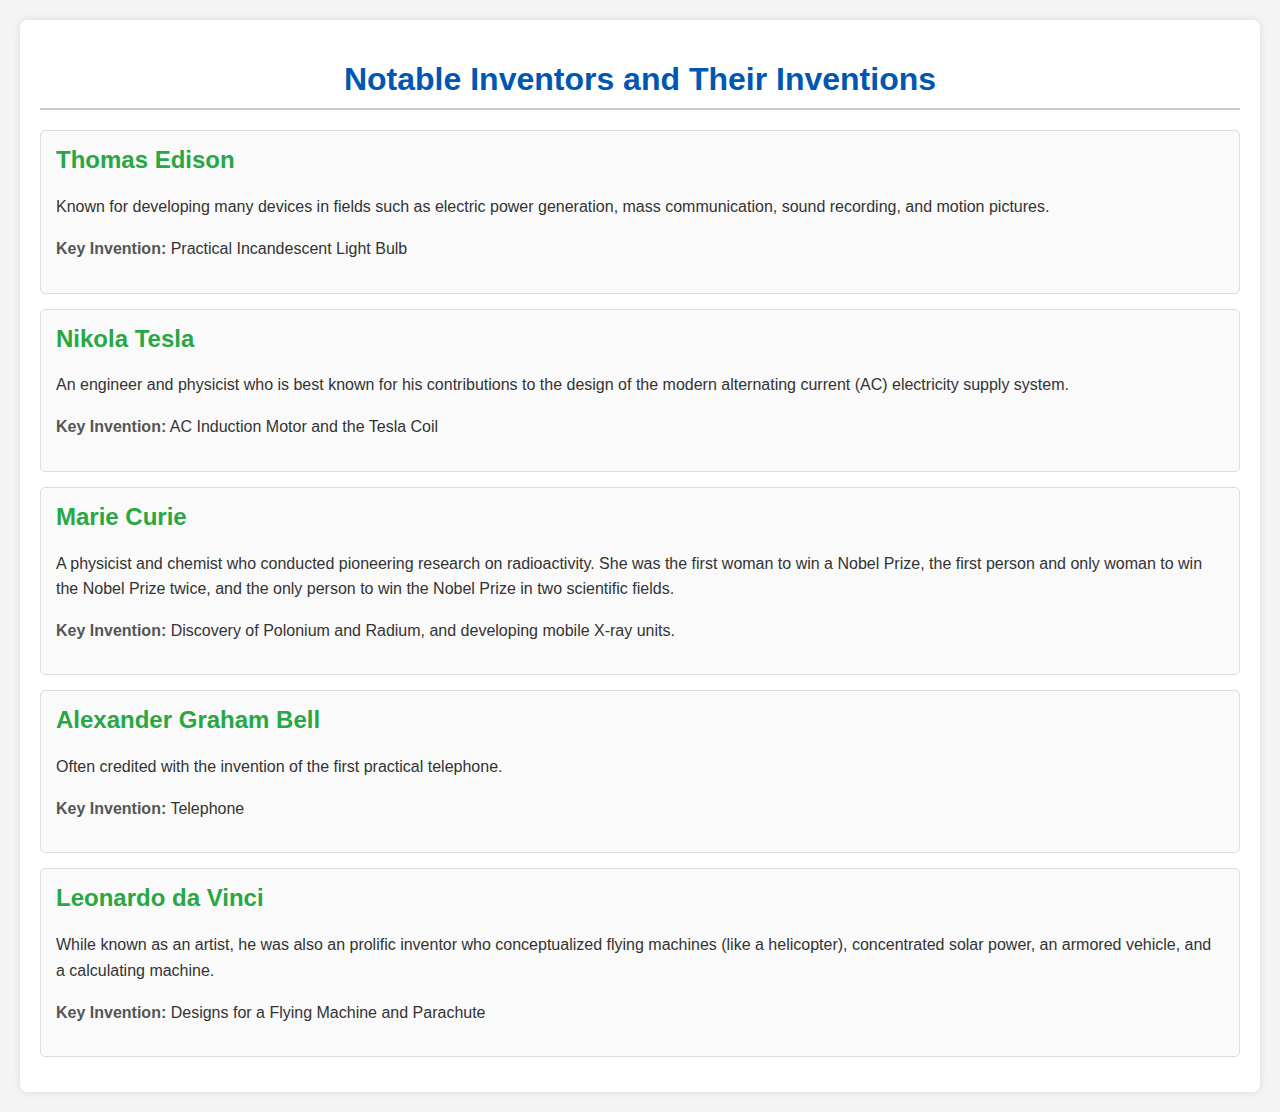
<file: Week 1/index.html>
<!DOCTYPE html>
<html lang="en">
<head>
    <meta charset="UTF-8">
    <meta name="viewport" content="width=device-width, initial-scale=1.0">
    <title>Famous Inventors List</title>
    <style>
        body {
            font-family: Arial, sans-serif;
            margin: 20px;
            background-color: #f4f4f4;
            color: #333;
        }
        .container {
            background-color: #fff;
            padding: 20px;
            border-radius: 8px;
            box-shadow: 0 0 10px rgba(0, 0, 0, 0.1);
        }
        h1 {
            color: #0056b3;
            text-align: center;
            border-bottom: 2px solid #ccc;
            padding-bottom: 10px;
            margin-bottom: 20px;
        }
        .inventor-item {
            border: 1px solid #ddd;
            padding: 15px;
            margin-bottom: 15px;
            border-radius: 5px;
            background-color: #fafafa;
        }
        .inventor-item h2 {
            margin-top: 0;
            color: #28a745;
        }
        .inventor-item p {
            line-height: 1.6;
        }
        .invention {
            font-weight: bold;
            color: #555;
        }
    </style>
</head>
<body>

    <div class="container">
        <h1>Notable Inventors and Their Inventions</h1>

        <div class="inventor-item">
            <h2>Thomas Edison</h2>
            <p>Known for developing many devices in fields such as electric power generation, mass communication, sound recording, and motion pictures.</p>
            <p><span class="invention">Key Invention:</span> Practical Incandescent Light Bulb</p>
        </div>

        <div class="inventor-item">
            <h2>Nikola Tesla</h2>
            <p>An engineer and physicist who is best known for his contributions to the design of the modern alternating current (AC) electricity supply system.</p>
            <p><span class="invention">Key Invention:</span> AC Induction Motor and the Tesla Coil</p>
        </div>

        <div class="inventor-item">
            <h2>Marie Curie</h2>
            <p>A physicist and chemist who conducted pioneering research on radioactivity. She was the first woman to win a Nobel Prize, the first person and only woman to win the Nobel Prize twice, and the only person to win the Nobel Prize in two scientific fields.</p>
            <p><span class="invention">Key Invention:</span> Discovery of Polonium and Radium, and developing mobile X-ray units.</p>
        </div>

        <div class="inventor-item">
            <h2>Alexander Graham Bell</h2>
            <p>Often credited with the invention of the first practical telephone.</p>
            <p><span class="invention">Key Invention:</span> Telephone</p>
        </div>

        <div class="inventor-item">
            <h2>Leonardo da Vinci</h2>
            <p>While known as an artist, he was also an prolific inventor who conceptualized flying machines (like a helicopter), concentrated solar power, an armored vehicle, and a calculating machine.</p>
            <p><span class="invention">Key Invention:</span> Designs for a Flying Machine and Parachute</p>
        </div>

    </div>

</body>
</html>
</file>
